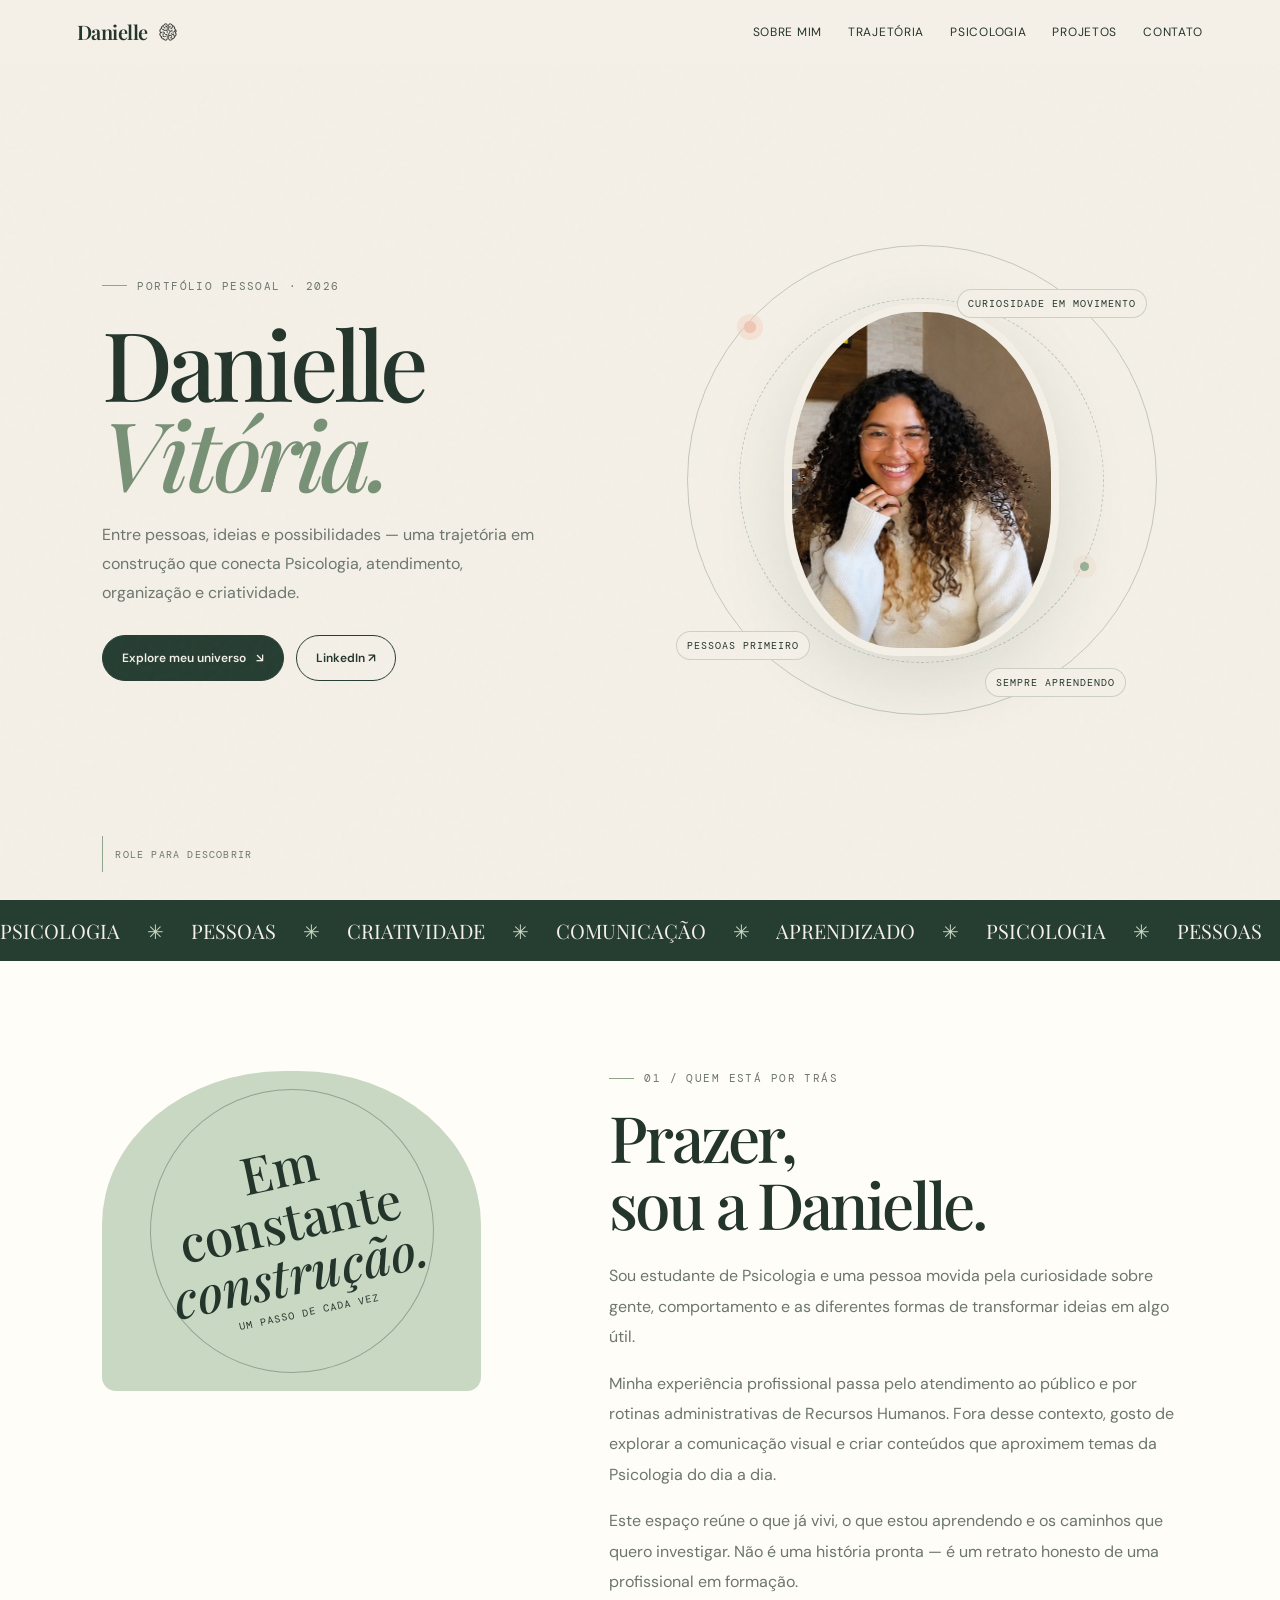
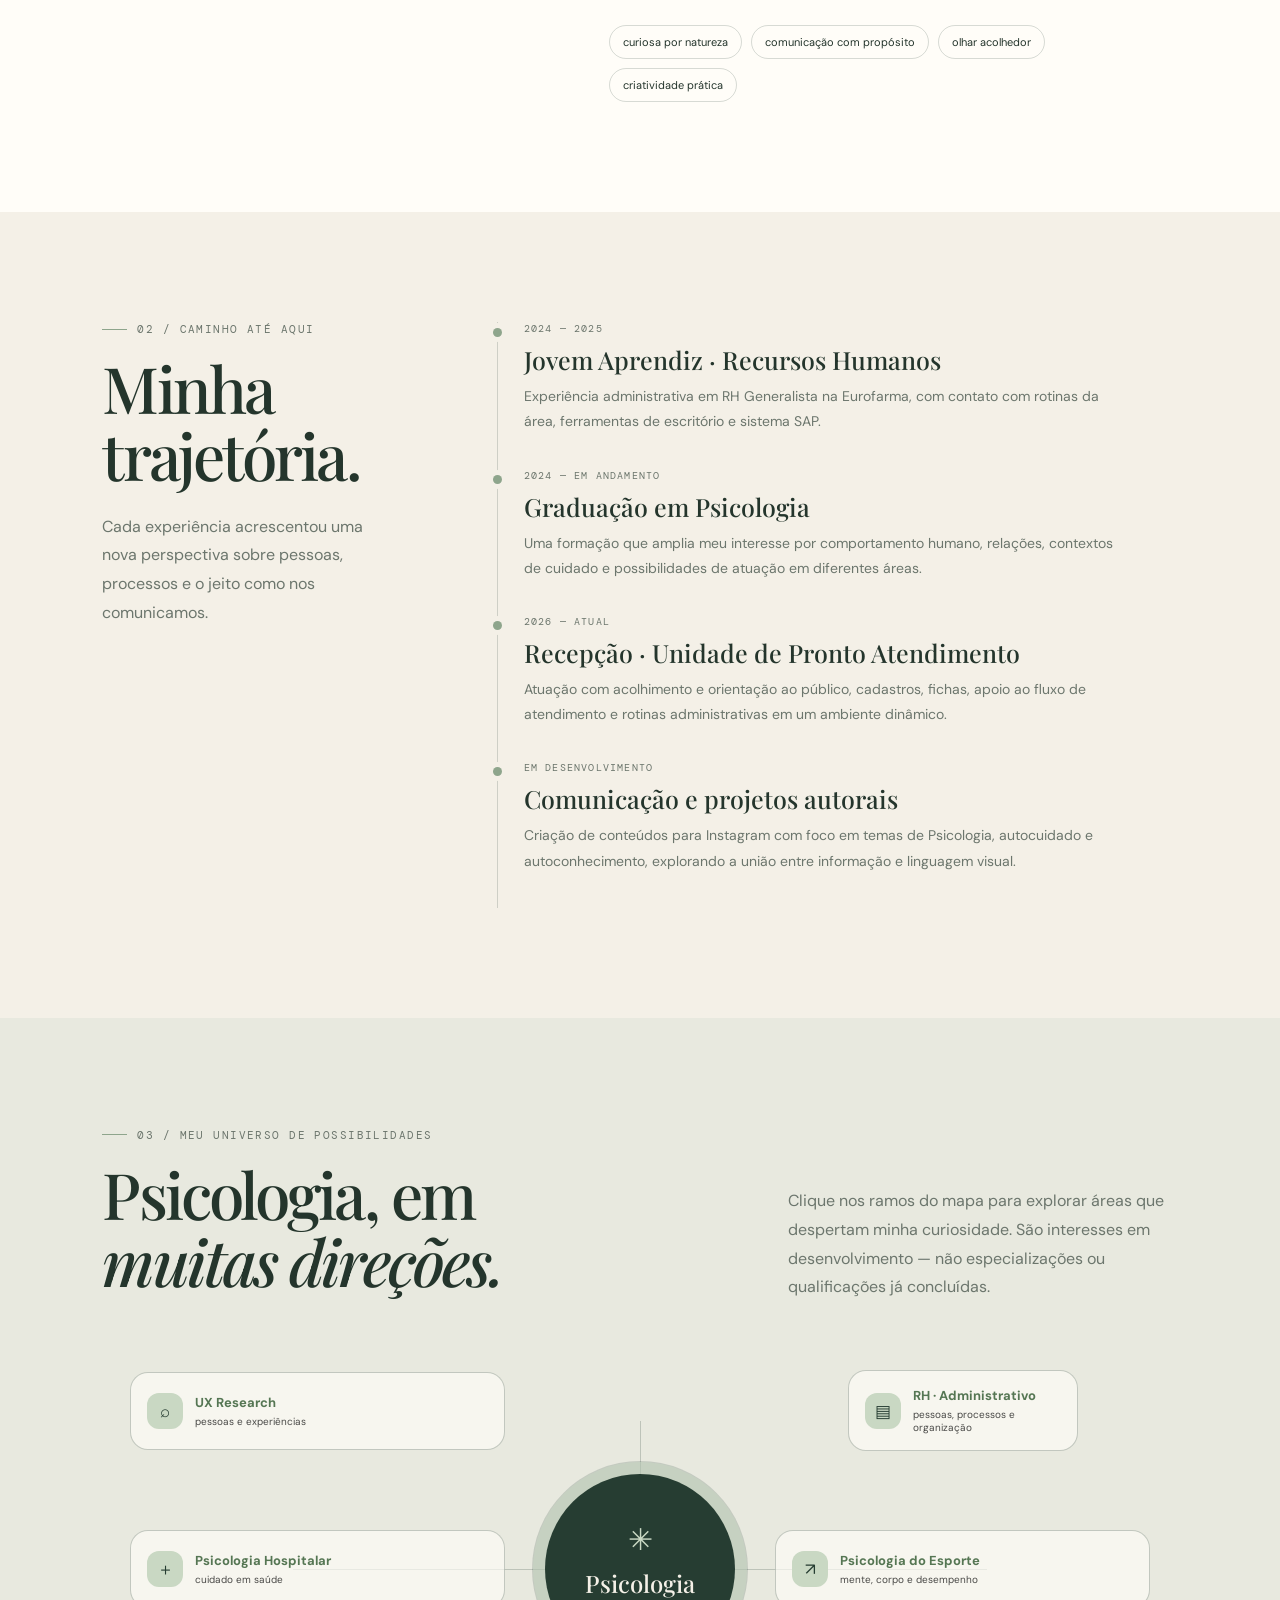
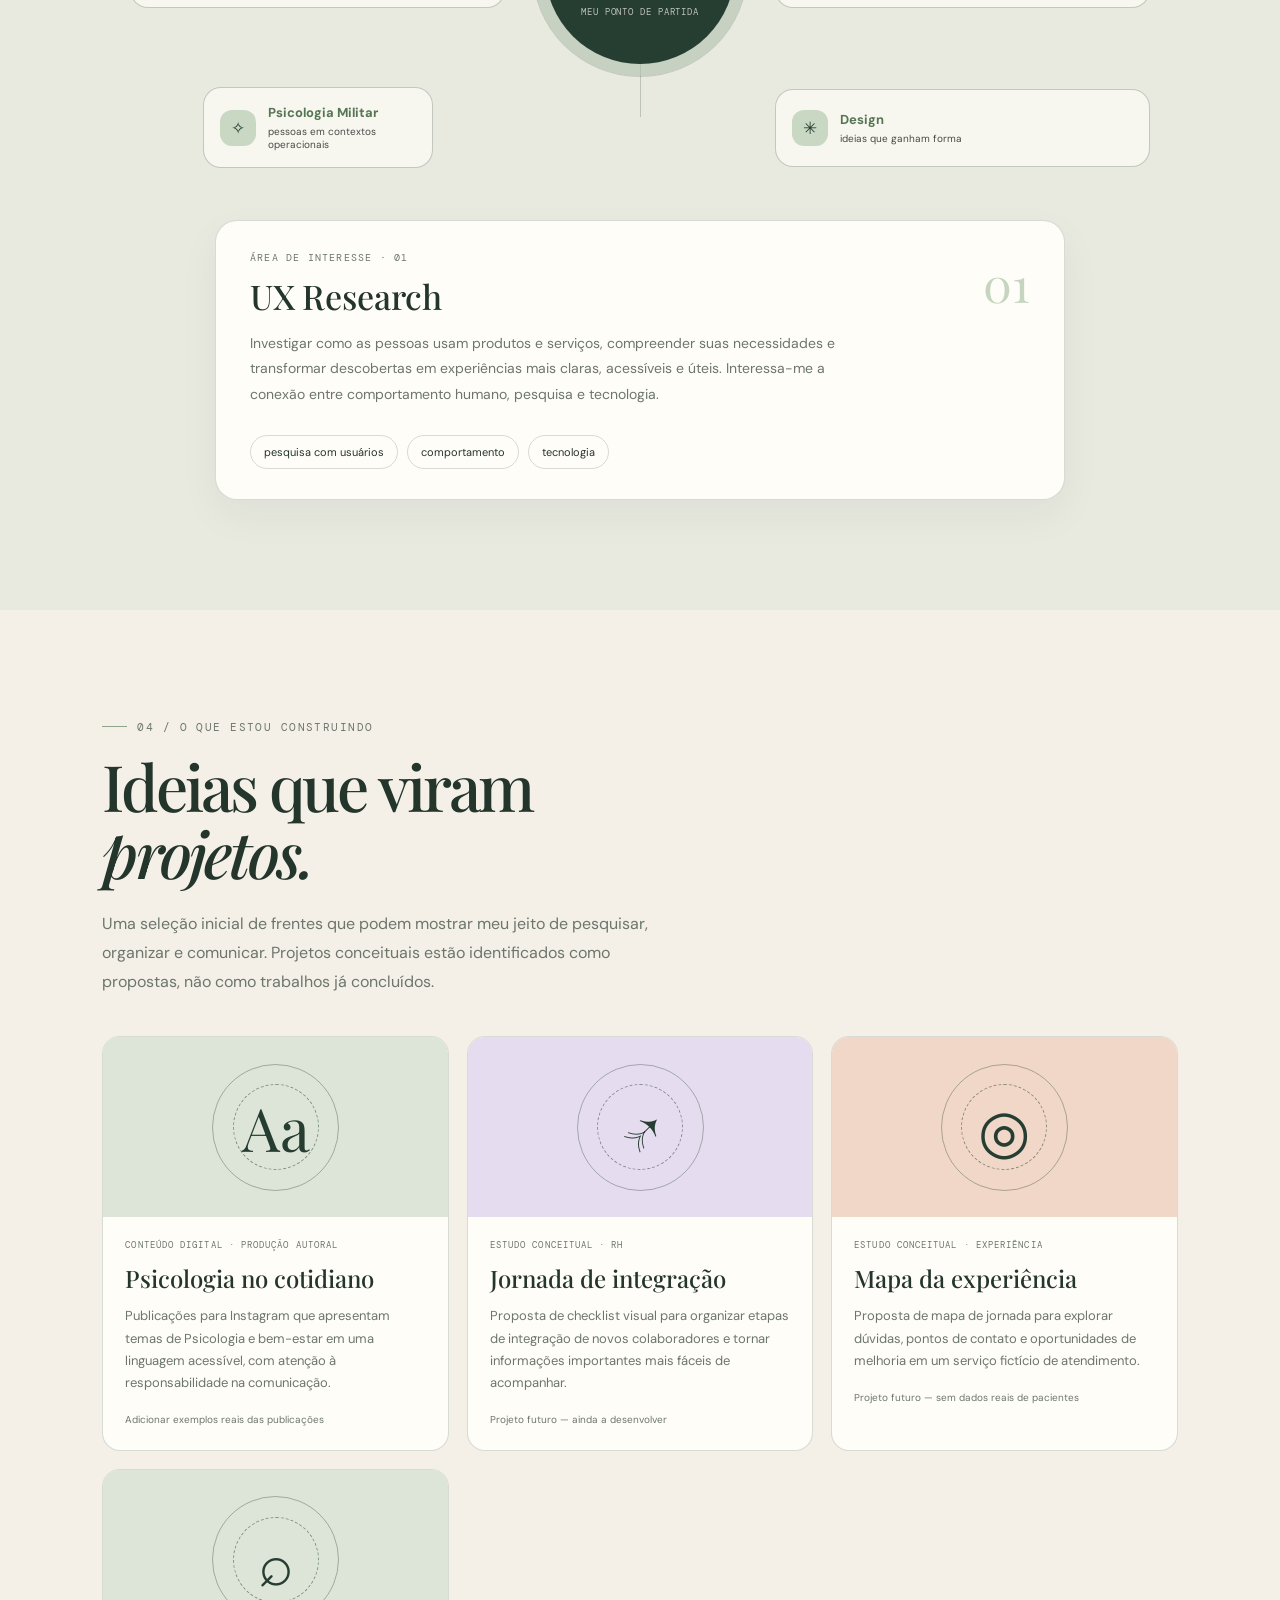
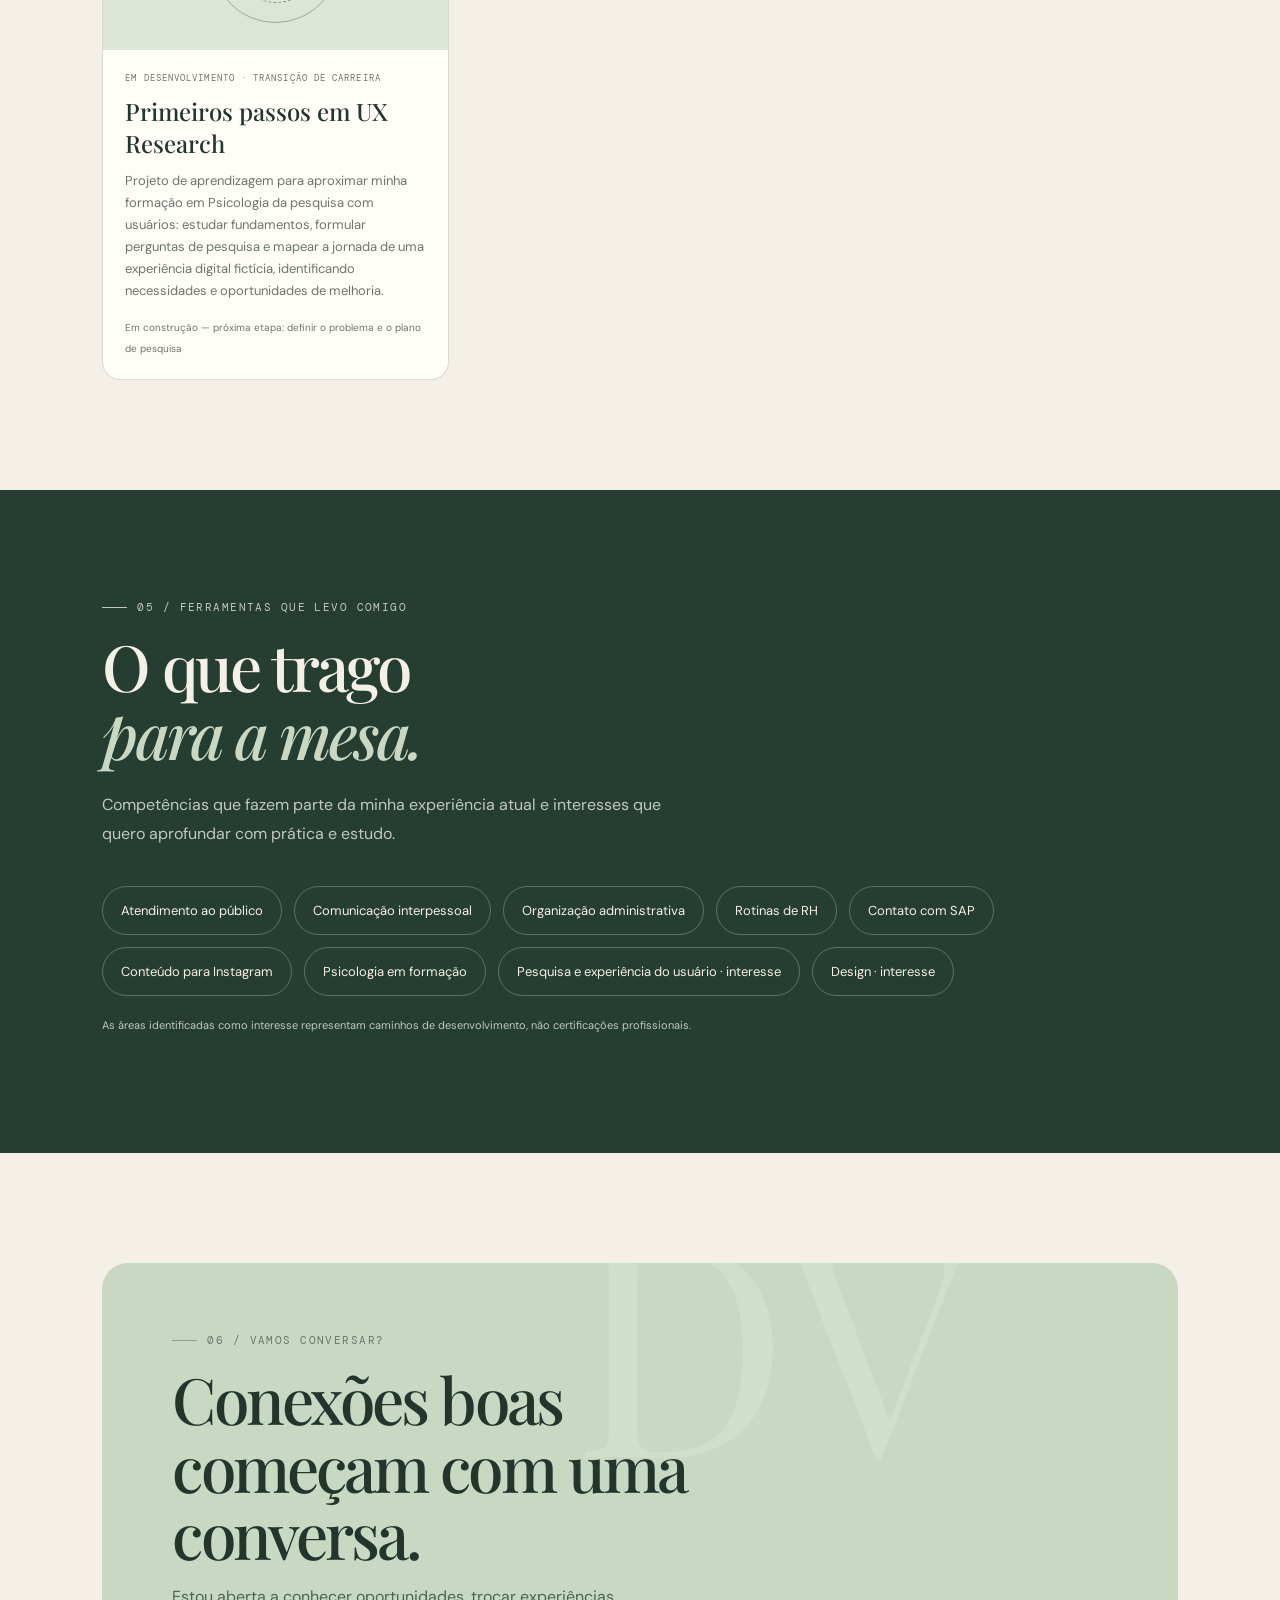
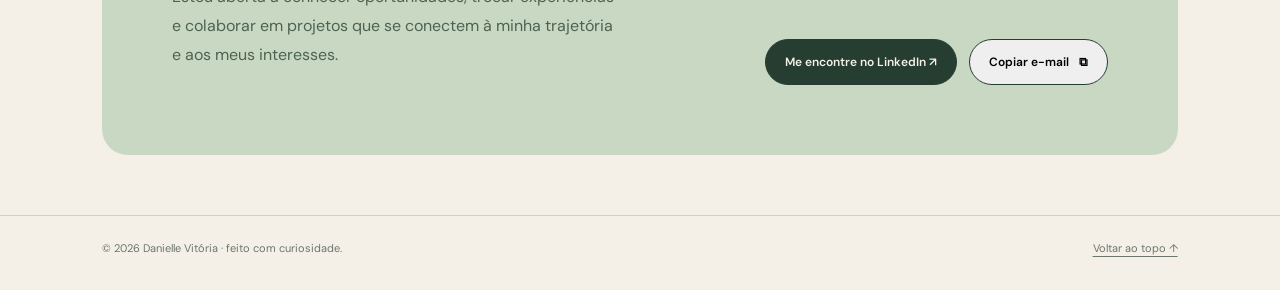
<file: index.html>
<!doctype html>
<html lang="pt-BR">
  <head>
    <meta charset="UTF-8" />
    <meta name="viewport" content="width=device-width, initial-scale=1.0" />
    <meta name="theme-color" content="#f4f0e7" />
    <meta
      name="description"
      content="Portfólio de Danielle Vitória — Psicologia, pessoas, processos e criatividade."
    />
    <title>Danielle Vitória — Portfólio</title>
    <link rel="preconnect" href="https://fonts.googleapis.com" />
    <link rel="preconnect" href="https://fonts.gstatic.com" crossorigin />
    <link
      href="https://fonts.googleapis.com/css2?family=DM+Mono:wght@400;500&family=DM+Sans:wght@400;500;600;700&family=Playfair+Display:ital,wght@0,500;0,600;0,700;1,500;1,600&display=swap"
      rel="stylesheet"
    />
    <link rel="stylesheet" href="style.css" />
    <noscript><style>.preloader { display: none !important; }</style></noscript>
  </head>
  <body>
    <div
      class="preloader"
      id="preloader"
      role="status"
      aria-label="Carregando portfólio"
    >
      <svg
        class="preloader-brain"
        viewBox="0 0 280 275"
        role="img"
        aria-label="Cérebro sendo desenhado"
      >
        <path
          id="preloaderBrainPath"
          d="M 91 198 L 93 204 L 99 211 L 110 216 L 119 216 L 125 214 L 130 211 L 133 206 L 133 204 L 130 200 L 125 200 L 121 204 L 118 205 L 111 205 L 103 199 L 102 195 L 100 193 L 93 194 Z M 91 142 L 87 144 L 86 150 L 91 154 L 93 153 L 103 154 L 107 159 L 107 165 L 101 170 L 91 169 L 88 172 L 88 176 L 90 179 L 95 181 L 106 180 L 110 178 L 117 170 L 118 167 L 117 153 L 110 145 L 106 143 Z M 102 74 L 101 75 L 102 84 L 110 95 L 120 100 L 124 100 L 128 97 L 127 91 L 121 89 L 114 82 L 111 72 Z M 183 35 L 173 39 L 168 44 L 165 50 L 165 75 L 166 76 L 165 78 L 165 123 L 170 133 L 180 140 L 187 142 L 196 142 L 203 140 L 210 136 L 216 130 L 219 124 L 218 118 L 215 116 L 212 116 L 209 118 L 207 123 L 199 130 L 187 131 L 181 128 L 176 122 L 175 118 L 176 89 L 175 87 L 176 86 L 188 87 L 194 85 L 198 81 L 198 76 L 195 74 L 191 74 L 188 76 L 181 76 L 176 72 L 176 66 L 175 65 L 176 53 L 180 48 L 186 46 L 190 46 L 198 49 L 206 57 L 210 69 L 208 85 L 206 89 L 200 95 L 193 98 L 192 100 L 193 105 L 195 107 L 201 107 L 207 104 L 213 99 L 217 93 L 220 85 L 221 73 L 224 72 L 232 79 L 236 86 L 238 94 L 237 107 L 240 110 L 245 112 L 252 119 L 256 126 L 254 128 L 250 125 L 245 125 L 242 129 L 242 132 L 240 136 L 235 141 L 231 143 L 223 143 L 218 141 L 214 144 L 214 150 L 221 154 L 232 154 L 238 152 L 243 149 L 249 143 L 255 130 L 257 131 L 257 143 L 254 150 L 249 156 L 249 160 L 253 164 L 257 172 L 257 183 L 255 189 L 247 198 L 245 197 L 242 190 L 235 182 L 241 174 L 241 169 L 240 168 L 234 167 L 226 173 L 217 173 L 207 163 L 203 163 L 200 165 L 199 170 L 201 174 L 207 180 L 213 183 L 226 184 L 227 185 L 228 191 L 234 198 L 237 208 L 236 209 L 236 214 L 233 221 L 227 227 L 221 230 L 219 230 L 211 221 L 205 218 L 197 217 L 191 219 L 188 222 L 187 225 L 190 229 L 192 230 L 197 228 L 203 229 L 209 236 L 206 242 L 197 248 L 186 248 L 182 246 L 176 239 L 176 230 L 175 229 L 175 222 L 176 221 L 175 205 L 179 200 L 183 198 L 190 197 L 198 200 L 204 207 L 207 208 L 211 206 L 212 200 L 210 196 L 201 189 L 195 187 L 182 187 L 178 189 L 176 188 L 176 170 L 182 163 L 187 160 L 187 155 L 185 153 L 178 153 L 173 156 L 166 166 L 165 169 L 165 241 L 168 248 L 176 256 L 186 260 L 196 260 L 203 258 L 211 253 L 220 241 L 224 241 L 229 239 L 238 233 L 243 227 L 246 221 L 248 212 L 254 208 L 264 197 L 268 187 L 269 173 L 267 165 L 263 157 L 268 147 L 269 130 L 267 122 L 263 114 L 256 106 L 249 101 L 248 85 L 240 70 L 232 63 L 224 59 L 219 58 L 215 49 L 204 39 L 194 35 Z M 126 35 L 117 38 L 108 45 L 104 51 L 104 53 L 107 55 L 106 57 L 100 57 L 90 61 L 79 71 L 73 82 L 71 96 L 64 101 L 58 108 L 52 122 L 52 137 L 56 147 L 60 152 L 60 154 L 55 160 L 51 173 L 51 181 L 53 190 L 57 198 L 65 207 L 70 210 L 71 220 L 74 227 L 85 239 L 96 244 L 102 244 L 111 254 L 118 258 L 125 260 L 134 260 L 144 256 L 151 249 L 155 239 L 155 191 L 151 182 L 145 177 L 140 175 L 131 175 L 125 178 L 124 180 L 125 186 L 127 187 L 138 186 L 143 190 L 144 193 L 144 238 L 142 242 L 134 248 L 122 247 L 115 241 L 111 234 L 109 233 L 99 233 L 91 229 L 84 221 L 81 211 L 81 204 L 75 200 L 68 193 L 63 182 L 63 172 L 65 167 L 72 159 L 76 160 L 81 155 L 79 150 L 71 147 L 64 137 L 63 127 L 65 120 L 68 114 L 75 107 L 82 103 L 84 86 L 89 77 L 97 70 L 101 68 L 110 67 L 112 65 L 111 59 L 107 57 L 108 55 L 115 56 L 121 49 L 128 46 L 138 47 L 144 54 L 144 68 L 143 69 L 137 67 L 132 62 L 127 62 L 124 67 L 126 72 L 129 75 L 137 79 L 140 79 L 144 83 L 144 114 L 143 116 L 136 121 L 129 120 L 125 117 L 122 117 L 115 121 L 107 111 L 99 108 L 93 108 L 88 110 L 86 112 L 86 116 L 90 120 L 93 119 L 100 120 L 104 124 L 105 131 L 108 134 L 113 134 L 116 131 L 117 126 L 124 130 L 131 132 L 140 131 L 144 136 L 144 160 L 145 162 L 152 163 L 155 159 L 155 134 L 151 126 L 151 124 L 155 117 L 155 81 L 152 76 L 155 70 L 155 52 L 150 42 L 145 38 L 136 35 Z"
        />
      </svg>
      <!--<div class="preloader-bar" aria-hidden="true">
        <img
          src="assets/barra_carregamento_transparente.png"
          alt=""
        />
      </div>-->
    </div>
    <div class="grain"></div>
    <nav class="nav" id="nav">
      <a class="brand" href="#inicio">Danielle
        <span> <img class="brand-icon" src="./assets/cerebro-nav.png" alt="Ícone de cérebro" />
      </span>
      </a>
      <div class="navlinks" id="navlinks">
        <a href="#sobre">sobre mim</a><a href="#trajetoria">trajetória</a
        ><a href="#psicologia">psicologia</a><a href="#projetos">projetos</a
        ><a href="#contato">contato</a>
      </div>
      <button
        class="menu"
        id="menu"
        aria-label="Abrir menu"
        aria-expanded="false"
        aria-controls="navlinks"
      >
        ☰
      </button>
    </nav>
    <main>
      <section class="hero" id="inicio">
        <div class="hero-copy reveal">
          <div class="eyebrow">Portfólio pessoal · 2026</div>
          <h1>Danielle<br /><em>Vitória.</em></h1>
          <p>
            Entre pessoas, ideias e possibilidades — uma trajetória em
            construção que conecta Psicologia, atendimento, organização e
            criatividade.
          </p>
          <div class="actions">
            <a class="btn primary" href="#sobre"
              >Explore meu universo <span>↘</span></a
            ><a
              class="btn secondary"
              href="https://www.linkedin.com/in/daniellevit%C3%B3ria"
              target="_blank"
              rel="noopener"
              >LinkedIn ↗</a
            >
          </div>
        </div>
        <div
          class="hero-art reveal"
          aria-label="Retrato de Danielle com elementos orbitais animados"
        >
          <div class="orbit one"></div>
          <div class="orbit two"></div>
          <div class="orbit three"></div>
          <span class="orbit-label label-a">curiosidade em movimento</span
          ><span class="orbit-label label-b">pessoas primeiro</span
          ><span class="orbit-label label-c">sempre aprendendo</span>
          <div class="portrait" id="portrait">
            <img
              id="portraitImg"
              src="assets/danielle.jpg"
              alt="Foto de Danielle Vitória, sorrindo, com cabelo cacheado volumoso e suéter claro"
            />
          </div>
        </div>
        <div class="scroll-hint"><span></span> role para descobrir</div>
      </section>
      <div class="ticker">
        <div class="ticker-track">
          PSICOLOGIA <span>✳</span> PESSOAS <span>✳</span> CRIATIVIDADE
          <span>✳</span> COMUNICAÇÃO <span>✳</span> APRENDIZADO
          <span>✳</span> PSICOLOGIA <span>✳</span> PESSOAS
          <span>✳</span> CRIATIVIDADE <span>✳</span> COMUNICAÇÃO
          <span>✳</span> APRENDIZADO <span>✳</span>
        </div>
      </div>
      <section class="about" id="sobre">
        <div class="about-grid">
          <div class="about-stamp reveal">
            <div class="stamp-inner">
              <div>
                <b>Em<br />constante<br /><i>construção.</i></b
                ><br /><small>um passo de cada vez</small>
              </div>
            </div>
          </div>
          <div class="about-copy reveal">
            <div class="eyebrow">01 / Quem está por trás</div>
            <h2>Prazer,<br />sou a Danielle.</h2>
            <p>
              Sou estudante de Psicologia e uma pessoa movida pela curiosidade
              sobre gente, comportamento e as diferentes formas de transformar
              ideias em algo útil.
            </p>
            <p>
              Minha experiência profissional passa pelo atendimento ao público e
              por rotinas administrativas de Recursos Humanos. Fora desse
              contexto, gosto de explorar a comunicação visual e criar conteúdos
              que aproximem temas da Psicologia do dia a dia.
            </p>
            <p>
              Este espaço reúne o que já vivi, o que estou aprendendo e os
              caminhos que quero investigar. Não é uma história pronta — é um
              retrato honesto de uma profissional em formação.
            </p>
            <div class="traits">
              <span class="chip">curiosa por natureza</span
              ><span class="chip">comunicação com propósito</span
              ><span class="chip">olhar acolhedor</span
              ><span class="chip">criatividade prática</span>
            </div>
          </div>
        </div>
      </section>
      <section id="trajetoria">
        <div class="timeline">
          <div class="reveal">
            <div class="eyebrow">02 / Caminho até aqui</div>
            <h2>Minha<br />trajetória.</h2>
            <p class="intro">
              Cada experiência acrescentou uma nova perspectiva sobre pessoas,
              processos e o jeito como nos comunicamos.
            </p>
          </div>
          <div class="timeline-list reveal">
            <article class="time-item">
              <div class="date">2024 — 2025</div>
              <h3>Jovem Aprendiz · Recursos Humanos</h3>
              <p>
                Experiência administrativa em RH Generalista na Eurofarma, com
                contato com rotinas da área, ferramentas de escritório e sistema
                SAP.
              </p>
            </article>
            <article class="time-item">
              <div class="date">2024 — em andamento</div>
              <h3>Graduação em Psicologia</h3>
              <p>
                Uma formação que amplia meu interesse por comportamento humano,
                relações, contextos de cuidado e possibilidades de atuação em
                diferentes áreas.
              </p>
            </article>
            <article class="time-item">
              <div class="date">2026 — atual</div>
              <h3>Recepção · Unidade de Pronto Atendimento</h3>
              <p>
                Atuação com acolhimento e orientação ao público, cadastros,
                fichas, apoio ao fluxo de atendimento e rotinas administrativas
                em um ambiente dinâmico.
              </p>
            </article>
            <article class="time-item">
              <div class="date">Em desenvolvimento</div>
              <h3>Comunicação e projetos autorais</h3>
              <p>
                Criação de conteúdos para Instagram com foco em temas de
                Psicologia, autocuidado e autoconhecimento, explorando a união
                entre informação e linguagem visual.
              </p>
            </article>
          </div>
        </div>
      </section>
      <section class="interest" id="psicologia">
        <div class="interest-head reveal">
          <div>
            <div class="eyebrow">03 / Meu universo de possibilidades</div>
            <h2>Psicologia, em<br /><em>muitas direções.</em></h2>
          </div>
          <p class="intro">
            Clique nos ramos do mapa para explorar áreas que despertam minha
            curiosidade. São interesses em desenvolvimento — não especializações
            ou qualificações já concluídas.
          </p>
        </div>

               <!---*mudar a ordem númerica -->

        <div
          class="mindmap reveal"
          role="group"
          aria-label="Mapa mental de áreas de interesse"
        >

        <!-- 1 (UX)-->
          <button class="mind-node node-ux" data-interest="ux"> 
            <span class="node-icon">⌕</span
            ><span
              ><span class="node-title">UX Research</span
              ><span class="node-sub">pessoas e experiências</span></span
            ></button
          >
          
          <!-- 2 (PSICOLOGIA ORGANIZACIONAL)-->
           
          <button class="mind-node node-rh" data-interest="rh">
            <span class="node-icon">▤</span
            ><span
              ><span class="node-title">RH · Administrativo</span
              ><span class="node-sub">pessoas, processos e organização</span></span
            ></button
          >
          
          

          <!-- Centro (ponto de partida)-->
          <div class="node-center">
            <span class="flower">✳</span><b>Psicologia</b
            ><small>meu ponto de partida</small>
          </div>

          <!-- 3 (PSICOLOGIA DO HOSPITALAR)-->
          <button class="mind-node node-hospital" data-interest="hospital">
            <span class="node-icon">＋</span
            ><span
              ><span class="node-title">Psicologia Hospitalar</span
              ><span class="node-sub">cuidado em saúde</span></span
            ></button
          >

          <!-- 4 (PSICOLOGIA ESPORTE) -->
          <button class="mind-node node-sport" data-interest="sport">
            <span class="node-icon">↗</span
            ><span
              ><span class="node-title">Psicologia do Esporte</span
              ><span class="node-sub">mente, corpo e desempenho</span></span
            >
          </button>
          
          <!-- 5 (PSICOLOGIA MILITAR) -->
          <button class="mind-node node-military" data-interest="military">
            <span class="node-icon">✧</span
            ><span
              ><span class="node-title">Psicologia Militar</span
              ><span class="node-sub"
                >pessoas em contextos operacionais</span
              ></span
            ></button
          >
          
          <!-- 6 (DESIGN)-->
          <button class="mind-node node-design" data-interest="design">
            <span class="node-icon">✳</span
            ><span
              ><span class="node-title">Design</span
              ><span class="node-sub"
                >ideias que ganham forma</span
              ></span
            >
          </button>
        </div>

        <!---textos  -->

        <div class="interest-detail reveal" aria-live="polite">
          <div>
            <div class="detail-kicker" id="detailKicker">
              Área de interesse · 01
            </div>

            <!-- 1 (UX)-->

            <h3 id="detailTitle">UX Research</h3>
            <p id="detailText">
              Investigar como as pessoas usam produtos e serviços, compreender
              suas necessidades e transformar descobertas em experiências mais
              claras, acessíveis e úteis. Interessa-me a conexão entre
              comportamento humano, pesquisa e tecnologia.
            </p>
            <div class="traits" id="detailTags">
              <span class="chip">pesquisa com usuários</span
              ><span class="chip">comportamento</span
              ><span class="chip">tecnologia</span>
            </div>
          </div>
          <div class="detail-number" id="detailNumber">01</div>
        </div>
      </section>
      <section id="projetos">
        <div class="reveal">
          <div class="eyebrow">04 / O que estou construindo</div>
          <h2>Ideias que viram<br /><em>projetos.</em></h2>
          <p class="intro">
            Uma seleção inicial de frentes que podem mostrar meu jeito de
            pesquisar, organizar e comunicar. Projetos conceituais estão
            identificados como propostas, não como trabalhos já concluídos.
          </p>
        </div>
        <div class="project-grid">
          <article class="project-card reveal">
            <div class="project-visual"><span class="symbol">Aa</span></div>
            <div class="project-body">
              <div class="tag">Conteúdo digital · produção autoral</div>

                        <!-- 2 (PSICOLOGIA ORGANIZACIONAL)-->

              <h3>Psicologia no cotidiano</h3>
              <p>
                Publicações para Instagram que apresentam temas de Psicologia e
                bem-estar em uma linguagem acessível, com atenção à
                responsabilidade na comunicação.
              </p>
              <small>Adicionar exemplos reais das publicações</small>
            </div>
          </article>
          <article class="project-card reveal">
            <div class="project-visual v2"><span class="symbol">↗</span></div>
            <div class="project-body">
              <div class="tag">Estudo conceitual · RH</div>
              <h3>Jornada de integração</h3>
              <p>
                Proposta de checklist visual para organizar etapas de integração
                de novos colaboradores e tornar informações importantes mais
                fáceis de acompanhar.
              </p>
              <small>Projeto futuro — ainda a desenvolver</small>
            </div>
          </article>
          <article class="project-card reveal">
            <div class="project-visual v3"><span class="symbol">◎</span></div>
            <div class="project-body">
              <div class="tag">Estudo conceitual · experiência</div>
              <h3>Mapa da experiência</h3>
              <p>
                Proposta de mapa de jornada para explorar dúvidas, pontos de
                contato e oportunidades de melhoria em um serviço fictício de
                atendimento.
              </p>
              <small>Projeto futuro — sem dados reais de pacientes</small>
            </div>
          </article>
          <article class="project-card reveal">
            <div class="project-visual"><span class="symbol">⌕</span></div>
            <div class="project-body">
              <div class="tag">Em desenvolvimento · transição de carreira</div>
              <h3>Primeiros passos em UX Research</h3>
              <p>
                Projeto de aprendizagem para aproximar minha formação em
                Psicologia da pesquisa com usuários: estudar fundamentos,
                formular perguntas de pesquisa e mapear a jornada de uma
                experiência digital fictícia, identificando necessidades e
                oportunidades de melhoria.
              </p>
              <small
                >Em construção — próxima etapa: definir o problema e o plano de
                pesquisa</small
              >
            </div>
          </article>
        </div>
      </section>
      <section class="skills">
        <div class="reveal">
          <div class="eyebrow">05 / Ferramentas que levo comigo</div>
          <h2>O que trago<br /><em>para a mesa.</em></h2>
          <p class="intro">
            Competências que fazem parte da minha experiência atual e interesses
            que quero aprofundar com prática e estudo.
          </p>
          <div class="skill-cloud">
            <span>Atendimento ao público</span
            ><span>Comunicação interpessoal</span
            ><span>Organização administrativa</span><span>Rotinas de RH</span
            ><span>Contato com SAP</span><span>Conteúdo para Instagram</span
            ><span>Psicologia em formação</span
            ><span>Pesquisa e experiência do usuário · interesse</span
            ><span>Design · interesse</span>
          </div>
          <p class="skills-note">
            As áreas identificadas como interesse representam caminhos de
            desenvolvimento, não certificações profissionais.
          </p>
        </div>
      </section>
      <section class="contact" id="contato">
        <div class="contact-box reveal">
          <div>
            <div class="eyebrow">06 / Vamos conversar?</div>
            <h2>Conexões boas<br />começam com uma conversa.</h2>
            <p>
              Estou aberta a conhecer oportunidades, trocar experiências e
              colaborar em projetos que se conectem à minha trajetória e aos
              meus interesses.
            </p>
          </div>
          <div class="actions">
            <a
              class="btn primary"
              href="https://www.linkedin.com/in/daniellevit%C3%B3ria"
              target="_blank"
              rel="noopener"
              >Me encontre no LinkedIn ↗</a
            >
            <button class="btn secondary" id="emailBtn" type="button">
              Copiar e-mail <span>⧉</span>
            </button>
            
          </div>
        </div>
      </section>
    </main>
    <footer class="footer">
      <span
        >© <span id="year"></span> Danielle Vitória · feito com
        curiosidade.</span
      ><a href="#inicio">Voltar ao topo ↑</a>
    </footer>
    <script
      src="https://cdnjs.cloudflare.com/ajax/libs/gsap/3.12.5/gsap.min.js"
      defer
    ></script>
    <script src="script.js" defer></script>
  </body>
</html>
</file>
<file: style.css>
:root {
  --paper: #f4f0e7;
  --green: #c9d8c3;
  --deep: #263d32;
  --sage: #8ea58c;
  --ink: #24352c;
  --muted: #6c766d;
  --line: rgba(38, 61, 50, 0.18);
  --lilac: #d9d0e8;
  --peach: #efc7b3;
  --white: #fffdf8;
}
* {
  box-sizing: border-box;
}
html {
  scroll-behavior: smooth;
  scroll-padding-top: 90px;
}
body {
  margin: 0;
  background: var(--paper);
  color: var(--ink);
  font-family: "DM Sans", sans-serif;
  overflow-x: hidden;
}
a {
  color: inherit;
  text-decoration: none;
}
button {
  font: inherit;
}
a:focus-visible,
button:focus-visible {
  outline: 3px solid var(--peach);
  outline-offset: 4px;
}
html.preloader-lock,
html.preloader-lock body {
  overflow: hidden;
}
.preloader {
  position: fixed;
  inset: 0;
  z-index: 100;
  visibility: visible;
  opacity: 1;
  display: flex;
  flex-direction: column;
  align-items: center;
  justify-content: center;
  gap: 28px;
  background: #f4f0e7;
}
.preloader-brain {
  display: block;
  width: 120px;
  height: auto;
  overflow: visible;
  clip-path: inset(0 0 0 0);
}
/*.preloader-brain {
  width: 120px;
  height: auto;
  overflow: visible;
  clip-path: inset(100% 0 0 0);
}*/
.preloader-brain path {
  fill: none;
  stroke: #000;
  stroke-width: 2.8;
  stroke-linecap: round;
  stroke-linejoin: round;
  vector-effect: non-scaling-stroke;
}
.preloader-bar {
  width: 180px;
  overflow: hidden;
  clip-path: inset(0 100% 0 0);
}
.preloader-bar img {
  display: block;
  width: 180px;
  height: auto;
}
.grain {

  position: fixed;
  inset: 0;
  pointer-events: none;
  opacity: 0.13;
  z-index: 10;
  background-image: url("data:image/svg+xml,%3Csvg viewBox='0 0 180 180' xmlns='http://www.w3.org/2000/svg'%3E%3Cfilter id='n'%3E%3CfeTurbulence type='fractalNoise' baseFrequency='.8' numOctaves='4' stitchTiles='stitch'/%3E%3C/filter%3E%3Crect width='100%25' height='100%25' filter='url(%23n)' opacity='.18'/%3E%3C/svg%3E");
}
.nav {
  position: fixed;
  top: 0;
  left: 0;
  right: 0;
  z-index: 20;
  display: flex;
  align-items: center;
  justify-content: space-between;
  padding: 18px 6vw;
  background: rgba(244, 240, 231, 0.86);
  backdrop-filter: blur(14px);
  border-bottom: 1px solid transparent;
  transition: 0.3s;
}
.nav.scrolled {
  border-color: var(--line);
}
.brand {
  font-family: "Playfair Display", serif;
  font-size: 20px;
  font-weight: 600;
  letter-spacing: -0.5px;
}
.brand span {
  color: #789176;
}
.navlinks {
  display: flex;
  gap: 26px;
  font-size: 12px;
  letter-spacing: 0.06em;
  text-transform: uppercase;
}
.navlinks a {
  position: relative;
}
.navlinks a:after {
  content: "";
  position: absolute;
  left: 0;
  bottom: -5px;
  height: 1px;
  width: 0;
  background: var(--deep);
  transition: 0.25s;
}
.navlinks a:hover:after {
  width: 100%;
}

.brand-icon {
  width: 20px;
  height: 20px;
  margin-left: 6px;
  margin-bottom: -2px;
  opacity: 77%;
}
.menu {
  display: none;
  border: 0;
  background: none;
  font-size: 23px;
  color: var(--deep);
}
section {
  padding: 110px 8vw;
  position: relative;
}
.eyebrow {
  font-family: "DM Mono", monospace;
  font-size: 11px;
  letter-spacing: 0.13em;
  text-transform: uppercase;
  color: var(--muted);
  display: flex;
  gap: 10px;
  align-items: center;
}
.eyebrow:before {
  content: "";
  width: 25px;
  height: 1px;
  background: var(--sage);
}
h1,
h2,
h3,
p {
  margin-top: 0;
}
h1,
h2,
.serif {
  font-family: "Playfair Display", serif;
  font-weight: 500;
  letter-spacing: -0.045em;
}
h2 {
  font-size: clamp(38px, 5vw, 68px);
  line-height: 1.05;
  margin: 18px 0 24px;
}
.intro {
  max-width: 560px;
  color: var(--muted);
  font-size: 16px;
  line-height: 1.8;
}
.hero {
  min-height: 100svh;
  padding: 130px 8vw 70px;
  display: grid;
  grid-template-columns: 1fr 1fr;
  align-items: center;
  gap: 4vw;
  overflow: hidden;
}
.hero-copy {
  position: relative;
  z-index: 2;
}
.hero h1 {
  font-size: clamp(52px, 7.5vw, 105px);
  line-height: 0.94;
  margin: 24px 0;
}
.hero h1 em {
  color: #789176;
  font-weight: 500;
}
.hero-copy p {
  max-width: 440px;
  line-height: 1.8;
  color: var(--muted);
  font-size: 16px;
}
.actions {
  display: flex;
  flex-wrap: wrap;
  gap: 12px;
  margin-top: 28px;
}
.btn {
  display: inline-flex;
  align-items: center;
  gap: 10px;
  padding: 14px 19px;
  border-radius: 999px;
  border: 1px solid var(--deep);
  font-size: 12px;
  font-weight: 600;
  transition:
    transform 0.2s,
    background 0.2s;
}
.btn:hover {
  transform: translateY(-3px);
}
.btn.primary {
  background: var(--deep);
  color: var(--paper);
}
.btn.secondary:hover {
  background: var(--green);
}
.hero-art {
  min-height: 530px;
  display: grid;
  place-items: center;
  position: relative;
}
.orbit {
  position: absolute;
  border: 1px solid rgba(38, 61, 50, 0.23);
  border-radius: 50%;
  animation: spin 30s linear infinite;
}
.orbit.one {
  width: min(42vw, 470px);
  aspect-ratio: 1;
}
.orbit.two {
  width: min(33vw, 365px);
  aspect-ratio: 1;
  animation-duration: 24s;
  animation-direction: reverse;
  border-style: dashed;
}
.orbit.three {
  width: min(25vw, 270px);
  aspect-ratio: 1;
  animation-duration: 38s;
}
.orbit:before,
.orbit:after {
  content: "";
  position: absolute;
  width: 12px;
  height: 12px;
  border-radius: 50%;
  background: var(--peach);
  top: 16%;
  left: 12%;
  box-shadow: 0 0 0 7px rgba(239, 199, 179, 0.2);
}
.orbit.two:after {
  top: auto;
  left: auto;
  right: 4%;
  bottom: 25%;
  width: 9px;
  height: 9px;
  background: #9bb39a;
}
.orbit.two:before {
  background: var(--lilac);
  top: 8%;
  left: 65%;
}
.orbit.three:before {
  background: var(--sage);
  top: auto;
  bottom: 5%;
  left: 30%;
}
@keyframes spin {
  to {
    transform: rotate(360deg);
  }
}
.portrait {
  position: relative;
  z-index: 2;
  width: min(25vw, 275px);
  aspect-ratio: 0.78;
  border-radius: 48% 48% 42% 42%;
  background: linear-gradient(145deg, #d9e2d1, #b7cbb6);
  border: 8px solid var(--paper);
  box-shadow: 0 22px 70px rgba(38, 61, 50, 0.13);
  display: flex;
  align-items: center;
  justify-content: center;
  overflow: hidden;
}
.portrait img {
  width: 100%;
  height: 100%;
  object-fit: cover;
  object-position: 50% 28%;
  display: block;
}
.portrait .placeholder {
  display: flex;
  flex-direction: column;
  align-items: center;
  gap: 12px;
  text-align: center;
  padding: 20px;
  color: var(--deep);
}
.placeholder strong {
  font-family: "Playfair Display", serif;
  font-size: 64px;
  font-weight: 500;
  line-height: 1;
}
.placeholder span {
  font-family: "DM Mono", monospace;
  font-size: 9px;
  letter-spacing: 0.12em;
  text-transform: uppercase;
  max-width: 130px;
  line-height: 1.7;
}
.orbit-label {
  position: absolute;
  font-family: "DM Mono", monospace;
  text-transform: uppercase;
  font-size: 10px;
  letter-spacing: 0.1em;
  background: var(--paper);
  padding: 7px 10px;
  border: 1px solid var(--line);
  border-radius: 99px;
  z-index: 4;
}
.label-a {
  top: 14%;
  right: 6%;
}
.label-b {
  bottom: 16%;
  left: 2%;
}
.label-c {
  bottom: 9%;
  right: 10%;
}
.scroll-hint {
  position: absolute;
  bottom: 28px;
  left: 8vw;
  font-family: "DM Mono", monospace;
  font-size: 10px;
  letter-spacing: 0.12em;
  text-transform: uppercase;
  color: var(--muted);
  display: flex;
  align-items: center;
  gap: 12px;
}
.scroll-hint span {
  height: 36px;
  width: 1px;
  background: var(--sage);
  display: block;
}
.ticker {
  background: var(--deep);
  color: var(--paper);
  overflow: hidden;
  padding: 17px 0;
  white-space: nowrap;
  font-family: "Playfair Display", serif;
  font-size: 20px;
}
.ticker-track {
  display: inline-block;
  animation: marquee 30s linear infinite;
}
.ticker span {
  padding: 0 22px;
  color: #c8d8c1;
}
@keyframes marquee {
  to {
    transform: translateX(-50%);
  }
}
.about {
  background: var(--white);
}
.about-grid {
  display: grid;
  grid-template-columns: 0.8fr 1.2fr;
  gap: 10vw;
  align-items: start;
}
.about-stamp {
  position: sticky;
  top: 120px;
  min-height: 320px;
  border-radius: 48% 48% 14px 14px;
  background: var(--green);
  display: flex;
  align-items: center;
  justify-content: center;
  overflow: hidden;
}
.stamp-inner {
  width: 75%;
  aspect-ratio: 1;
  border: 1px solid rgba(38, 61, 50, 0.35);
  border-radius: 50%;
  display: grid;
  place-items: center;
  text-align: center;
  transform: rotate(-12deg);
}
.stamp-inner b {
  font-family: "Playfair Display", serif;
  font-size: clamp(28px, 4vw, 52px);
  font-weight: 500;
  line-height: 1.05;
}
.stamp-inner small {
  font-family: "DM Mono", monospace;
  font-size: 10px;
  letter-spacing: 0.12em;
  text-transform: uppercase;
  margin-top: 10px;
}
.about-copy p {
  font-size: 16px;
  line-height: 1.9;
  color: var(--muted);
}
.traits {
  display: flex;
  flex-wrap: wrap;
  gap: 9px;
  margin-top: 28px;
}
.chip {
  border: 1px solid var(--line);
  border-radius: 100px;
  padding: 9px 13px;
  font-size: 11px;
  background: transparent;
}
.timeline {
  display: grid;
  grid-template-columns: 0.6fr 1.4fr;
  gap: 8vw;
}
.timeline-list {
  border-left: 1px solid var(--line);
  padding-left: 26px;
}
.time-item {
  position: relative;
  padding: 0 0 34px;
}
.time-item:before {
  content: "";
  position: absolute;
  width: 9px;
  height: 9px;
  border-radius: 50%;
  background: var(--sage);
  left: -31px;
  top: 6px;
  box-shadow: 0 0 0 5px var(--paper);
}
.time-item .date {
  font-family: "DM Mono", monospace;
  font-size: 10px;
  text-transform: uppercase;
  letter-spacing: 0.12em;
  color: var(--muted);
}
.time-item h3 {
  font-family: "Playfair Display", serif;
  font-size: 25px;
  font-weight: 500;
  margin: 8px 0;
}
.time-item p {
  max-width: 600px;
  color: var(--muted);
  font-size: 14px;
  line-height: 1.8;
  margin-bottom: 0;
}
.disclaimer {
  font-size: 11px;
  color: var(--muted);
  margin-top: 10px;
}
.interest {
  background: #e8e9df;
}
.interest-head {
  display: flex;
  align-items: end;
  justify-content: space-between;
  gap: 30px;
}
.interest-head .intro {
  max-width: 390px;
}
.mindmap {
  position: relative;
  display: grid;
  grid-template-columns: 1fr 230px 1fr;
  grid-template-rows: repeat(3, minmax(95px, auto));
  gap: 16px 20px;
  align-items: center;
  margin: 45px auto 0;
  max-width: 1020px;
}
.mindmap:before {
  content: "";
  position: absolute;
  left: 16%;
  right: 16%;
  top: 50%;
  height: 1px;
  background: rgba(38, 61, 50, 0.22);
}
.mindmap:after {
  content: "";
  position: absolute;
  top: 14%;
  bottom: 14%;
  left: 50%;
  width: 1px;
  background: rgba(38, 61, 50, 0.22);
}
.mind-node {
  position: relative;
  z-index: 2;
  min-height: 78px;
  border: 1px solid rgba(38, 61, 50, 0.25);
  background: rgba(255, 253, 248, 0.65);
  border-radius: 18px;
  padding: 16px;
  text-align: left;
  cursor: pointer;
  display: flex;
  align-items: center;
  gap: 12px;
  transition: 0.25s;
}
.mind-node:hover,
.mind-node.active {
  background: var(--deep);
  color: var(--paper);
  transform: translateY(-3px);
  border-color: var(--deep);
  box-shadow: 0 12px 24px rgba(38, 61, 50, 0.12);
}
.mind-node:hover .node-title,
.mind-node.active .node-title {
  color: #c9d8c3;
}
.node-icon {
  width: 36px;
  height: 36px;
  flex: 0 0 36px;
  border-radius: 12px;
  display: grid;
  place-items: center;
  background: var(--green);
  color: var(--deep);
  font-size: 17px;
}
.mind-node.active .node-icon,
.mind-node:hover .node-icon {
  background: #dce7d5;
}
.node-title {
  font-size: 13px;
  font-weight: 700;
  display: block;
  color: #557653;
}
.node-sub {
  font-size: 10px;
  opacity: 0.7;
  display: block;
  margin-top: 4px;
}
.node-ux {
  grid-column: 1;
  grid-row: 1;
}
.node-design {
  grid-column: 3;
  grid-row: 3;
}


.node-sport {
  grid-column: 3;
  grid-row: 2;
}

.node-center {
  grid-column: 2;
  grid-row: 2;
  position: relative;
  z-index: 3;
  align-self: center;
  justify-self: center;
  width: 190px;
  height: 190px;
  border-radius: 50%;
  background: var(--deep);
  color: var(--paper);
  display: flex;
  flex-direction: column;
  align-items: center;
  justify-content: center;
  text-align: center;
  box-shadow:
    0 0 0 12px rgba(201, 216, 195, 0.55),
    0 0 0 13px rgba(38, 61, 50, 0.18);
}
.node-center .flower {
  font-size: 30px;
  color: #c9d8c3;
  margin-bottom: 8px;
}
.node-center b {
  font-family: "Playfair Display", serif;
  font-size: 24px;
  font-weight: 500;
}
.node-center small {
  font-family: "DM Mono", monospace;
  font-size: 9px;
  letter-spacing: 0.1em;
  text-transform: uppercase;
  margin-top: 7px;
  opacity: 0.75;
}

.node-hospital {
  grid-column: 1;
  grid-row: 2;
}

.node-military {
  grid-column: 1;
  grid-row: 3;
  justify-self: center;
  width: 100%;
  max-width: 230px;
  
}
.node-rh {
  grid-column: 3;
  grid-row: 1;
  justify-self: center;
  width: 100%;
  max-width: 230px;

}

.interest-detail {
  margin: 45px auto 0;
  max-width: 850px;
  min-height: 230px;
  padding: 30px 34px;
  background: var(--white);
  border-radius: 22px;
  border: 1px solid var(--line);
  display: grid;
  grid-template-columns: 1fr auto;
  gap: 24px;
  align-items: start;
  box-shadow: 0 15px 40px rgba(38, 61, 50, 0.05);
}
.interest-detail .detail-kicker {
  font-family: "DM Mono", monospace;
  font-size: 10px;
  letter-spacing: 0.12em;
  text-transform: uppercase;
  color: var(--muted);
}
.interest-detail h3 {
  font-family: "Playfair Display", serif;
  font-size: 34px;
  font-weight: 500;
  margin: 9px 0 12px;
}
.interest-detail p {
  font-size: 14px;
  line-height: 1.8;
  color: var(--muted);
  max-width: 620px;
}
.detail-number {
  font-family: "Playfair Display", serif;
  font-size: 48px;
  color: #c6d5c0;
}
.project-grid {
  display: grid;
  grid-template-columns: repeat(3, 1fr);
  gap: 18px;
  margin-top: 40px;
}
.project-card {
  border: 1px solid var(--line);
  border-radius: 18px;
  overflow: hidden;
  background: var(--white);
  transition:
    transform 0.25s,
    box-shadow 0.25s;
}
.project-card:hover {
  transform: translateY(-5px);
  box-shadow: 0 16px 34px rgba(38, 61, 50, 0.08);
}
.project-visual {
  height: 180px;
  display: flex;
  align-items: center;
  justify-content: center;
  position: relative;
  overflow: hidden;
  background: #dce5d8;
}
.project-visual.v2 {
  background: #e5ddef;
}
.project-visual.v3 {
  background: #f0d7c7;
}
.project-visual:before {
  content: "";
  width: 125px;
  height: 125px;
  border: 1px solid rgba(38, 61, 50, 0.35);
  border-radius: 50%;
  position: absolute;
}
.project-visual:after {
  content: "";
  width: 84px;
  height: 84px;
  border: 1px dashed rgba(38, 61, 50, 0.5);
  border-radius: 50%;
  position: absolute;
}
.project-visual .symbol {
  font-family: "Playfair Display", serif;
  font-size: 60px;
  z-index: 1;
  color: var(--deep);
}
.project-body {
  padding: 22px;
}
.project-body .tag {
  font-family: "DM Mono", monospace;
  font-size: 9px;
  text-transform: uppercase;
  letter-spacing: 0.12em;
  color: var(--muted);
}
.project-body h3 {
  font-family: "Playfair Display", serif;
  font-size: 24px;
  font-weight: 500;
  margin: 11px 0;
}
.project-body p {
  font-size: 13px;
  color: var(--muted);
  line-height: 1.7;
}
.project-body small {
  font-size: 10px;
  color: var(--muted);
}
.skills {
  background: var(--deep);
  color: var(--paper);
}
.skills .eyebrow,
.skills .intro {
  color: #c0c9be;
}
.skills .eyebrow:before {
  background: #c0c9be;
}
.skills h2 em {
  color: #c9d8c3;
}
.skill-cloud {
  display: flex;
  flex-wrap: wrap;
  gap: 12px;
  margin-top: 38px;
}
.skill-cloud span {
  padding: 15px 18px;
  border: 1px solid rgba(244, 240, 231, 0.28);
  border-radius: 100px;
  font-size: 13px;
  transition: 0.2s;
}
.skill-cloud span:hover {
  background: var(--green);
  color: var(--deep);
}
.skills-note {
  font-size: 11px;
  color: #c0c9be;
  margin-top: 22px;
}
.contact {
  padding-bottom: 60px;
}
.contact-box {
  background: var(--green);
  padding: clamp(30px, 6vw, 70px);
  border-radius: 26px;
  display: grid;
  grid-template-columns: 1fr auto;
  align-items: end;
  gap: 25px;
  position: relative;
  overflow: hidden;
}
.contact-box:after {
  content: "DV";
  font-family: "Playfair Display", serif;
  position: absolute;
  right: 19%;
  top: -80px;
  font-size: 300px;
  line-height: 1;
  color: rgba(255, 255, 255, 0.15);
  pointer-events: none;
}
.contact-box > * {
  position: relative;
  z-index: 1;
}
.contact-box h2 {
  max-width: 650px;
  margin-bottom: 16px;
}
.contact-box p {
  color: #4d6352;
  max-width: 450px;
  line-height: 1.8;
}
.footer {
  display: flex;
  justify-content: space-between;
  gap: 20px;
  align-items: center;
  padding: 25px 8vw 35px;
  border-top: 1px solid var(--line);
  font-size: 11px;
  color: var(--muted);
}
.footer a {
  text-decoration: underline;
  text-underline-offset: 4px;
}
.reveal {
  opacity: 1;
  transform: none;
}
.js .reveal {
  opacity: 0;
  transform: translateY(22px);
  transition:
    opacity 0.7s ease,
    transform 0.7s ease;
}
.reveal.visible {
  opacity: 1;
  transform: translateY(0);
}
@media (max-width: 800px) {
  .nav {
    padding: 15px 5vw;
  }
  .navlinks {
    display: none;
    position: absolute;
    top: 100%;
    left: 0;
    right: 0;
    padding: 20px 5vw;
    background: var(--paper);
    border-bottom: 1px solid var(--line);
    flex-direction: column;
    gap: 18px;
  }
  .navlinks.open {
    display: flex;
  }
  .menu {
    display: block;
  }
  .hero {
    grid-template-columns: 1fr;
    padding: 120px 7vw 70px;
    gap: 0;
  }
  .hero h1 {
    font-size: clamp(58px, 14vw, 90px);
  }
  .hero-art {
    min-height: 390px;
    grid-row: 1;
    margin-bottom: 10px;
  }
  .orbit.one {
    width: min(75vw, 370px);
  }
  .orbit.two {
    width: min(61vw, 300px);
  }
  .orbit.three {
    width: min(48vw, 235px);
  }
  .portrait {
    width: min(45vw, 220px);
  }
  .label-a {
    right: 3%;
    top: 13%;
  }
  .label-b {
    left: 0;
    bottom: 14%;
  }
  .label-c {
    right: 2%;
    bottom: 8%;
  }
  .scroll-hint {
    display: none;
  }
  section {
    padding: 80px 7vw;
  }
  .about-grid,
  .timeline {
    grid-template-columns: 1fr;
    gap: 35px;
  }
  .about-stamp {
    position: relative;
    top: auto;
    min-height: 270px;
    max-width: 330px;
    width: 100%;
    margin: auto;
  }
  .timeline {
    gap: 20px;
  }
  .interest-head {
    display: block;
  }
  .mindmap {
    grid-template-columns: 1fr 1fr;
    grid-template-rows: auto;
    gap: 12px;
    margin-top: 35px;
  }
  .mindmap:before,
  .mindmap:after {
    display: none;
  }
  .node-center {
    grid-column: 1 / -1;
    grid-row: 1;
    width: 150px;
    height: 150px;
    order: -1;
    margin: 0 auto 10px;
  }
  .node-center b {
    font-size: 21px;
  }
  /* UX */
  .node-ux {
    grid-column: 1;
    grid-row: 2;
  }
  /* RH */
  .node-rh {
    grid-column: 2;
    grid-row: 2;
    justify-self: center;
    width: 100%;
    max-width: 320px;
  
  }
  /* HOSPITAL */
  .node-hospital {
    grid-column: 1;
    grid-row: 3;
  }
  /* SPORT */
  .node-sport {
    grid-column: 2;
    grid-row: 3;
  }
  /* MILITAR */
  .node-military {
    grid-column: 1;
    grid-row: 4;
    justify-self: center;
    width: 100%;
    max-width: 320px;
    
  }
  /* DESIGN */
  .node-design {
    grid-column: 2;
    grid-row: 4;
    justify-self: center;
    width: 100%;
    max-width: 320px;
  }
  .mind-node {
    min-height: 88px;
    padding: 12px;
    gap: 9px;
  }
  .node-icon {
    width: 30px;
    height: 30px;
    flex-basis: 30px;
  }
  .node-title {
    font-size: 12px;
  }
  .node-sub {
    font-size: 9px;
  }
  .interest-detail {
    padding: 24px;
    grid-template-columns: 1fr auto;
    gap: 8px;
  }
  .interest-detail h3 {
    font-size: 28px;
  }
  .detail-number {
    font-size: 36px;
  }
  .project-grid {
    grid-template-columns: 1fr;
  }
  .project-visual {
    height: 160px;
  }
  .contact-box {
    grid-template-columns: 1fr;
  }
  .contact-box:after {
    right: -5%;
    top: 10%;
    font-size: 200px;
  }
  .footer {
    padding: 24px 7vw;
    flex-direction: column;
    align-items: flex-start;
  }
}
@media (prefers-reduced-motion: reduce) {
  *,
  *:before,
  *:after {
    animation-duration: 0.01ms !important;
    animation-iteration-count: 1 !important;
    scroll-behavior: auto !important;
    transition-duration: 0.01ms !important;
  }
  .reveal {
    opacity: 1;
    transform: none;
  }
}
</file>
